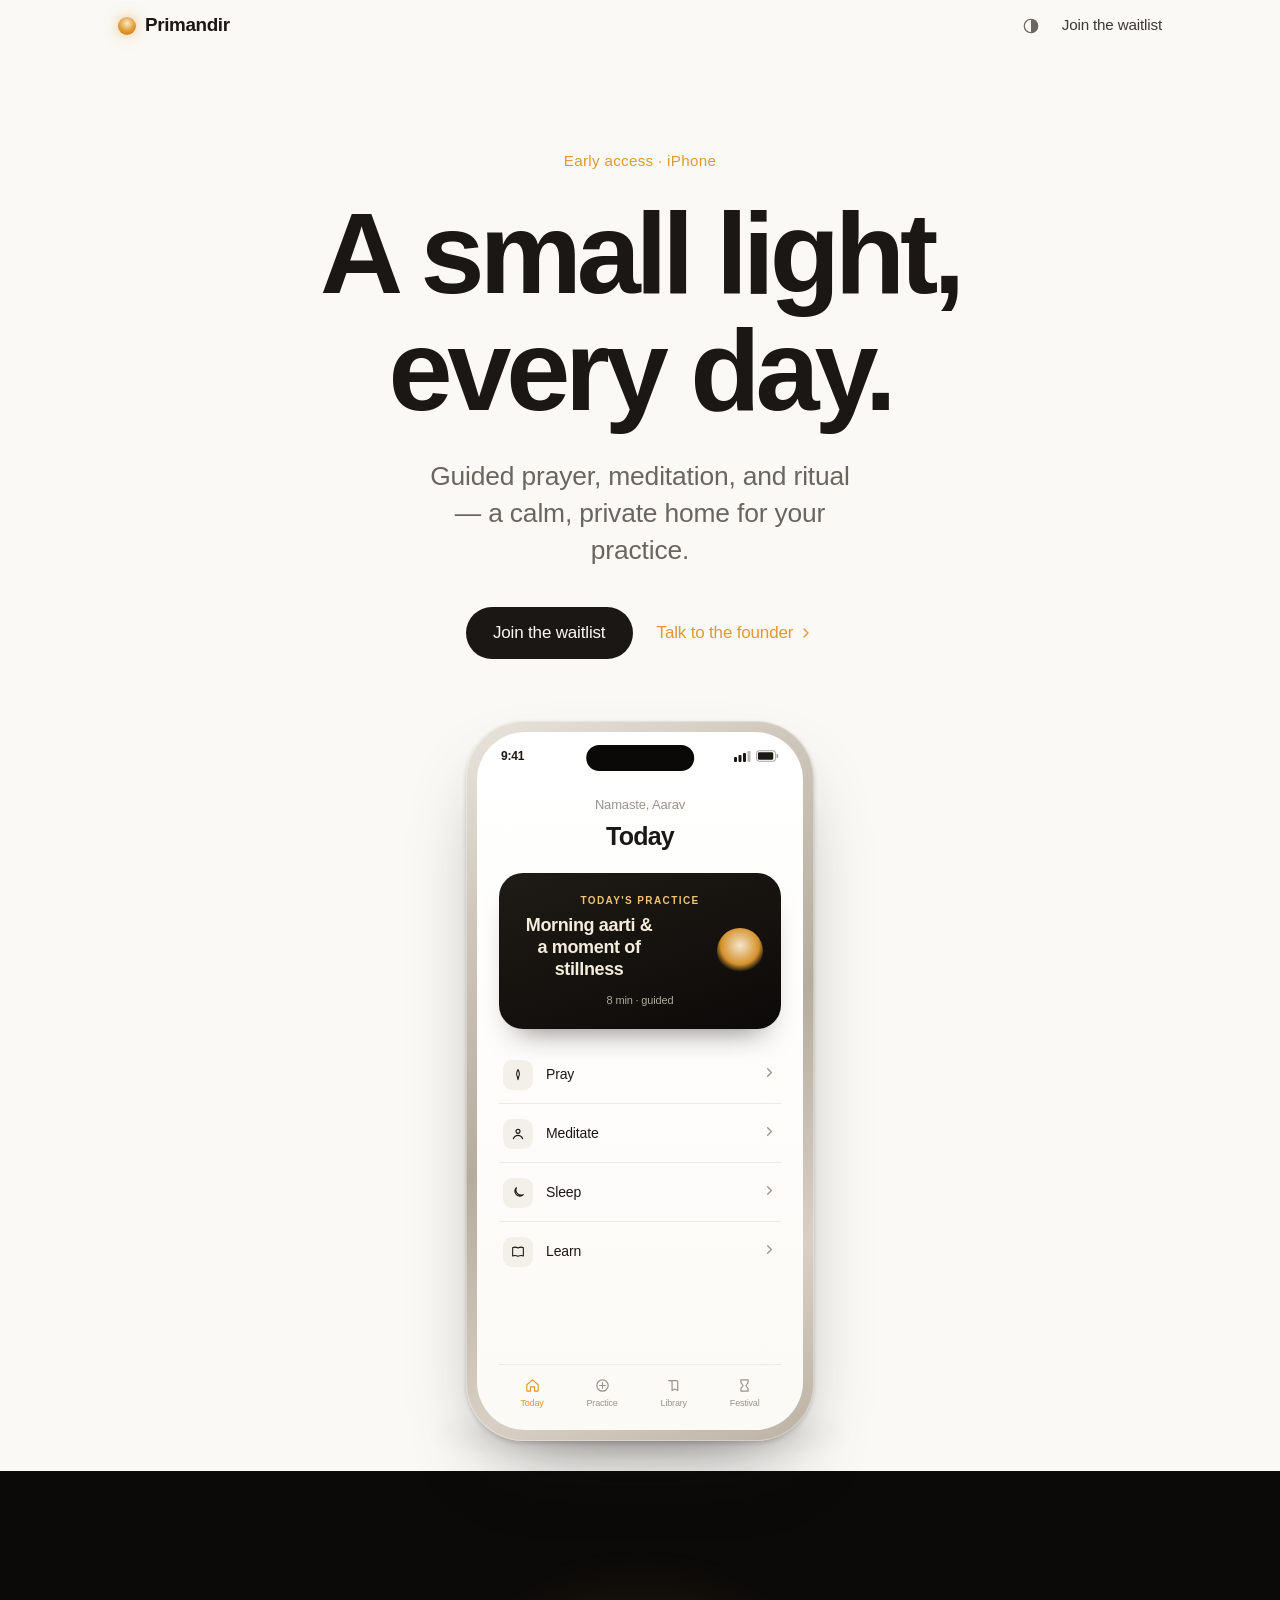
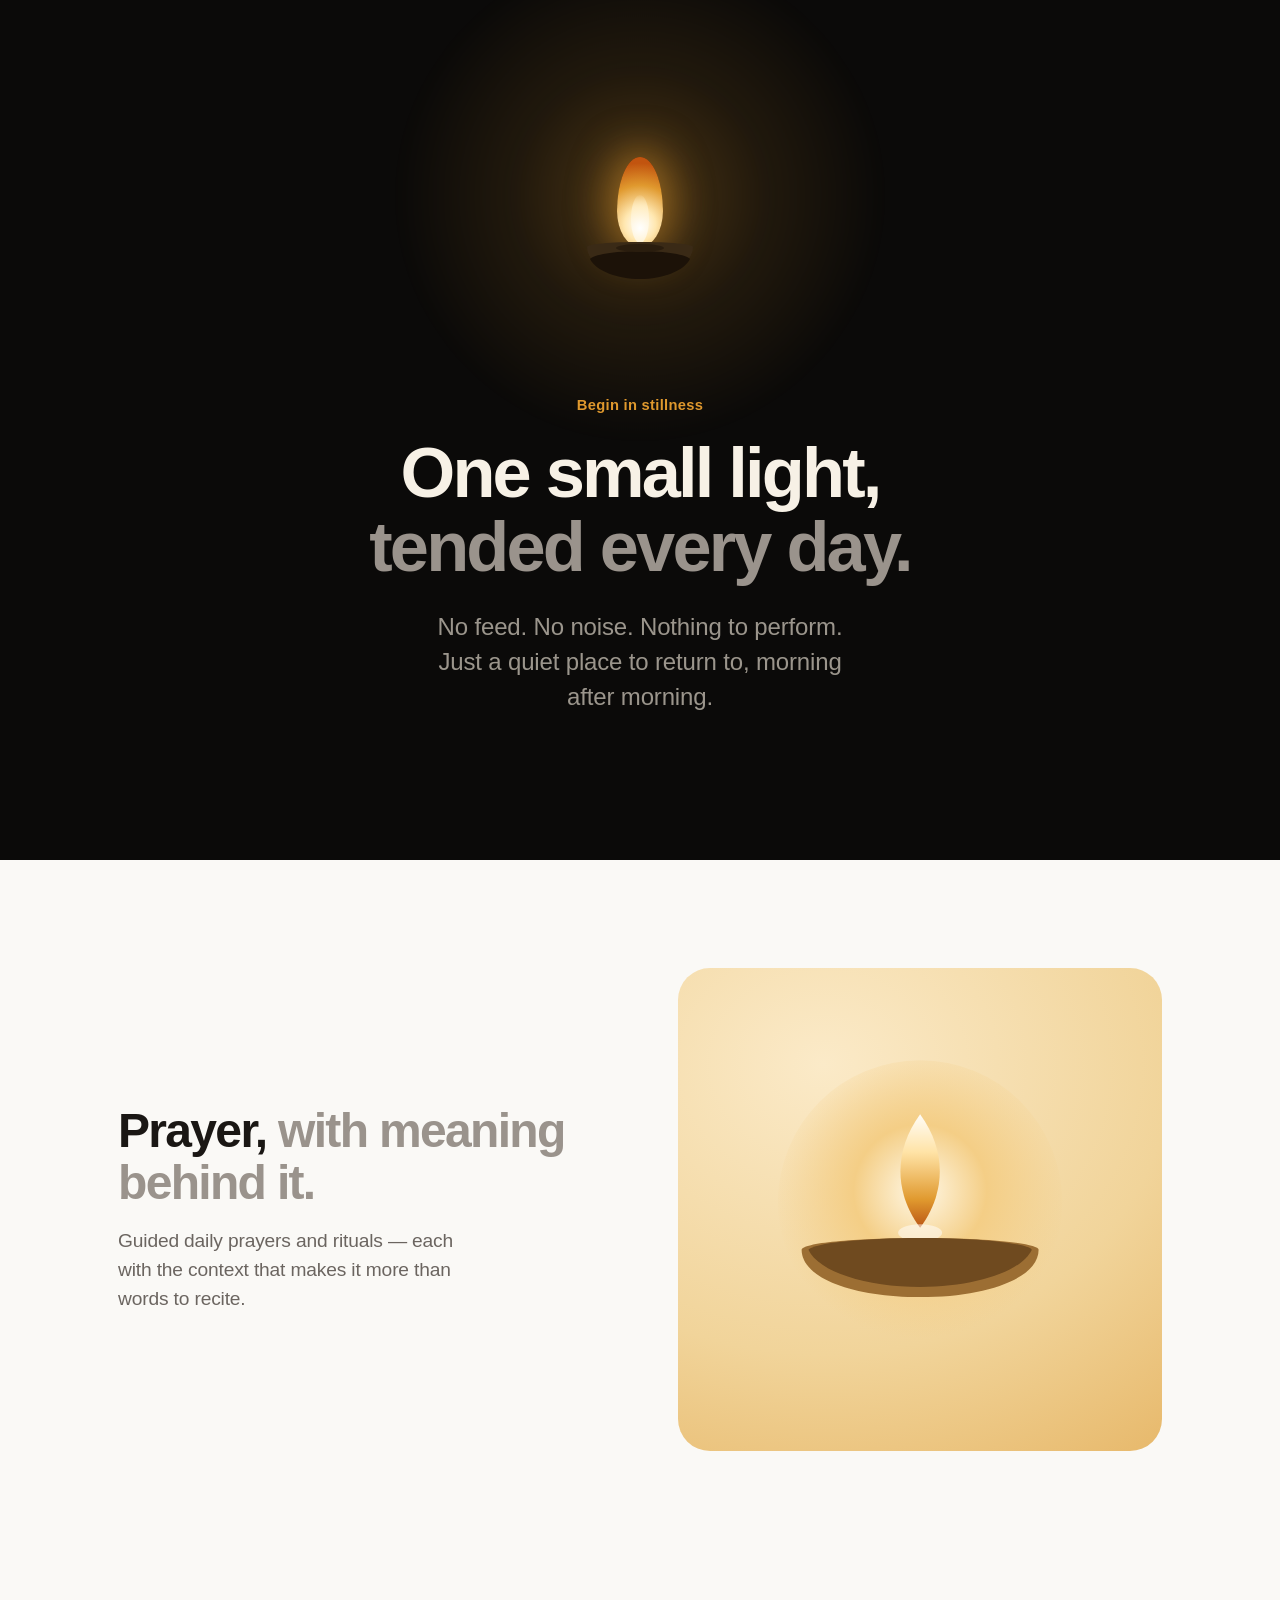
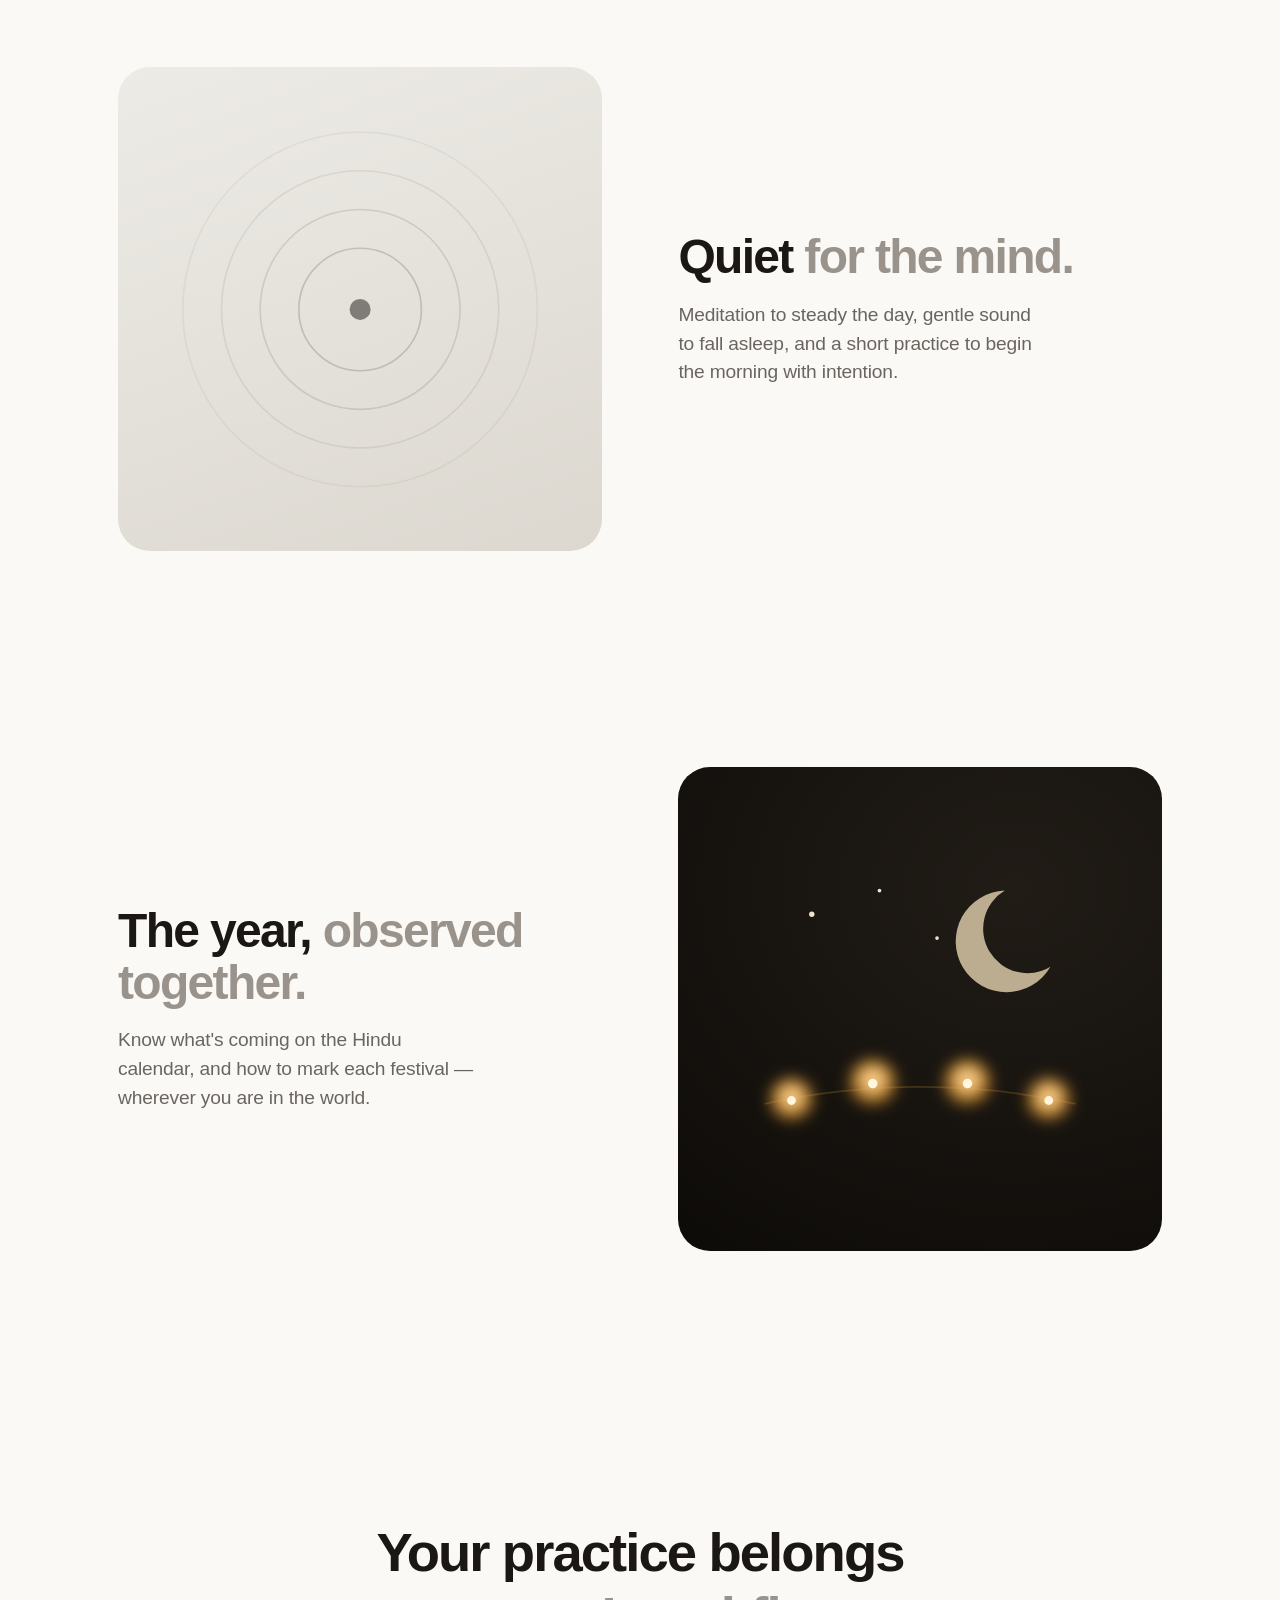
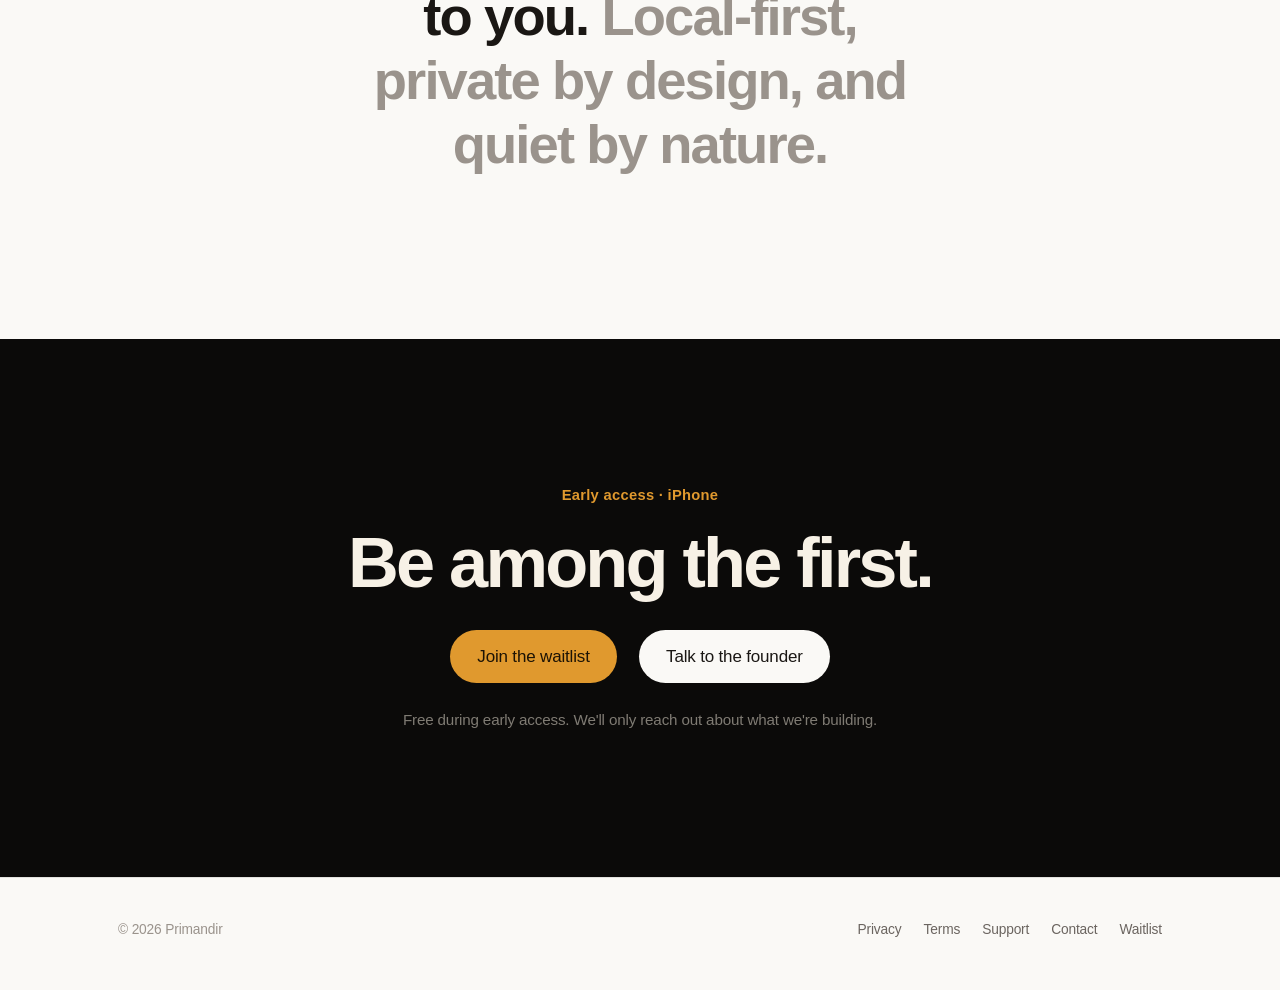
<file: index.html>
<!DOCTYPE html>
<html lang="en">
<head>
<meta charset="UTF-8" />
<meta name="viewport" content="width=device-width, initial-scale=1" />
<title>Primandir — A small light, every day</title>
<meta name="description" content="Primandir is a calm, private home for daily prayer, meditation, and ritual. On iPhone." />
<meta name="theme-color" content="#FAF9F6" />
<link rel="canonical" href="https://primandir.com/" />
<link rel="icon" href="/favicon.svg" type="image/svg+xml" />
<meta property="og:site_name" content="Primandir" />
<meta property="og:title" content="Primandir — A small light, every day" />
<meta property="og:description" content="A calm, private home for daily prayer, meditation, and ritual. On iPhone. Join the early-access waitlist." />
<meta property="og:type" content="website" />
<meta property="og:url" content="https://primandir.com/" />
<meta property="og:image" content="https://primandir.com/og-image.png" />
<meta property="og:image:width" content="1200" />
<meta property="og:image:height" content="630" />
<meta name="twitter:card" content="summary_large_image" />
<meta name="twitter:title" content="Primandir — A small light, every day" />
<meta name="twitter:description" content="A calm, private home for daily prayer, meditation, and ritual. On iPhone." />
<meta name="twitter:image" content="https://primandir.com/og-image.png" />
<link rel="stylesheet" href="/styles.css" />
<script src="/theme.js"></script>
</head>
<body>
<a class="skip" href="#main">Skip to content</a>

<nav id="nav">
  <div class="wrap nav-in">
    <a class="word" href="#top" aria-label="Primandir home"><span class="dot" aria-hidden="true"></span>Primandir</a>
    <a class="nav-cta" href="https://share-na2.hsforms.com/2gvDkJfGJRAiBXt5oMio0hQ42qy01" target="_blank" rel="noopener">Join the waitlist</a>
  </div>
</nav>

<main id="main"><span id="top"></span>

  <!-- HERO -->
  <section class="hero">
    <div class="wrap">
      <p class="eyebrow reveal">Early access · iPhone</p>
      <h1 class="reveal d1">A small light, every&nbsp;day.</h1>
      <p class="sub reveal d2">Guided prayer, meditation, and ritual — a calm, private home for your practice.</p>
      <div class="hero-cta reveal d3">
        <a class="pill" href="https://share-na2.hsforms.com/2gvDkJfGJRAiBXt5oMio0hQ42qy01" target="_blank" rel="noopener">Join the waitlist</a>
        <a class="link" href="https://meetings-na2.hubspot.com/priyansh-chordia" target="_blank" rel="noopener">Talk to the founder <svg viewBox="0 0 24 24" fill="none" aria-hidden="true"><path d="M9 6l6 6-6 6" stroke="currentColor" stroke-width="2" stroke-linecap="round" stroke-linejoin="round"/></svg></a>
      </div>
    </div>
    <div class="stage reveal d4">
      <div class="phone" role="img" aria-label="The Primandir app on iPhone showing a Today screen with a dark Today's practice card titled Morning aarti, and a list of practices: Pray, Meditate, Sleep and Learn.">
        <div class="scr">
          <div class="island" aria-hidden="true"></div>
          <div class="sbar"><span>9:41</span><span class="rt" aria-hidden="true">
            <svg width="17" height="11" viewBox="0 0 17 11" fill="none"><rect x="0" y="6" width="3" height="5" rx="1" fill="#1A1714"/><rect x="4.5" y="4" width="3" height="7" rx="1" fill="#1A1714"/><rect x="9" y="2" width="3" height="9" rx="1" fill="#1A1714"/><rect x="13.5" y="0" width="3" height="11" rx="1" fill="#1A1714" opacity=".3"/></svg>
            <svg width="23" height="12" viewBox="0 0 24 12" fill="none"><rect x=".5" y=".5" width="20" height="11" rx="3" stroke="#1A1714" opacity=".4"/><rect x="2" y="2" width="16" height="8" rx="1.5" fill="#1A1714"/><rect x="21.5" y="4" width="1.6" height="4" rx=".8" fill="#1A1714" opacity=".4"/></svg>
          </span></div>
          <div class="body">
            <p class="greet">Namaste, Aarav</p>
            <p class="today">Today</p>
            <div class="card">
              <div class="flame-mini" aria-hidden="true"></div>
              <p class="k">Today's practice</p>
              <p class="t">Morning aarti & a moment of stillness</p>
              <p class="m">8 min · guided</p>
            </div>
            <div class="rows">
              <div class="row"><span class="ic" aria-hidden="true"><svg width="16" height="16" viewBox="0 0 24 24" fill="none"><path d="M12 4c1.4 2 2.1 4 2.1 6.2 0 3-1.8 5.4-2.1 8.8M12 4c-1.4 2-2.1 4-2.1 6.2 0 3 1.8 5.4 2.1 8.8" stroke="currentColor" stroke-width="1.6" stroke-linecap="round"/></svg></span><span class="lab">Pray</span><span class="ar" aria-hidden="true"><svg width="15" height="15" viewBox="0 0 24 24" fill="none"><path d="M9 6l6 6-6 6" stroke="currentColor" stroke-width="2" stroke-linecap="round" stroke-linejoin="round"/></svg></span></div>
              <div class="row"><span class="ic" aria-hidden="true"><svg width="16" height="16" viewBox="0 0 24 24" fill="none"><circle cx="12" cy="8" r="3" stroke="currentColor" stroke-width="1.7"/><path d="M5 19c1.5-3.4 4-5 7-5s5.5 1.6 7 5" stroke="currentColor" stroke-width="1.7" stroke-linecap="round"/></svg></span><span class="lab">Meditate</span><span class="ar" aria-hidden="true"><svg width="15" height="15" viewBox="0 0 24 24" fill="none"><path d="M9 6l6 6-6 6" stroke="currentColor" stroke-width="2" stroke-linecap="round" stroke-linejoin="round"/></svg></span></div>
              <div class="row"><span class="ic" aria-hidden="true"><svg width="16" height="16" viewBox="0 0 24 24" fill="none"><path d="M20 14.5A8 8 0 0 1 9.5 4a7 7 0 1 0 10.5 10.5Z" stroke="currentColor" stroke-width="1.7" stroke-linejoin="round"/></svg></span><span class="lab">Sleep</span><span class="ar" aria-hidden="true"><svg width="15" height="15" viewBox="0 0 24 24" fill="none"><path d="M9 6l6 6-6 6" stroke="currentColor" stroke-width="2" stroke-linecap="round" stroke-linejoin="round"/></svg></span></div>
              <div class="row"><span class="ic" aria-hidden="true"><svg width="16" height="16" viewBox="0 0 24 24" fill="none"><path d="M4 5.5c2.2-1.1 5-1.1 8 .5 3-1.6 5.8-1.6 8-.5V18c-2.2-1.1-5-1.1-8 .5-3-1.6-5.8-1.6-8-.5z" stroke="currentColor" stroke-width="1.6" stroke-linejoin="round"/></svg></span><span class="lab">Learn</span><span class="ar" aria-hidden="true"><svg width="15" height="15" viewBox="0 0 24 24" fill="none"><path d="M9 6l6 6-6 6" stroke="currentColor" stroke-width="2" stroke-linecap="round" stroke-linejoin="round"/></svg></span></div>
            </div>
            <div class="tabs" aria-hidden="true">
              <span class="tb on"><svg width="17" height="17" viewBox="0 0 24 24" fill="none"><path d="M4 11l8-7 8 7v8a1 1 0 0 1-1 1h-4v-6H9v6H5a1 1 0 0 1-1-1z" stroke="currentColor" stroke-width="1.7" stroke-linejoin="round"/></svg>Today</span>
              <span class="tb"><svg width="17" height="17" viewBox="0 0 24 24" fill="none"><circle cx="12" cy="12" r="8" stroke="currentColor" stroke-width="1.7"/><path d="M12 8v8M8 12h8" stroke="currentColor" stroke-width="1.7" stroke-linecap="round"/></svg>Practice</span>
              <span class="tb"><svg width="17" height="17" viewBox="0 0 24 24" fill="none"><path d="M5 5h11a2 2 0 0 1 2 2v12l-4-2-4 2V7a2 2 0 0 0-2-2H5z" stroke="currentColor" stroke-width="1.7" stroke-linejoin="round"/></svg>Library</span>
              <span class="tb"><svg width="17" height="17" viewBox="0 0 24 24" fill="none"><path d="M7 4h10v4l-3 4 3 4v4H7v-4l3-4-3-4z" stroke="currentColor" stroke-width="1.7" stroke-linejoin="round"/></svg>Festival</span>
            </div>
          </div>
        </div>
      </div>
    </div>
  </section>

  <!-- DARK FLAME CHAPTER -->
  <section class="dark">
    <div class="chapter wrap">
      <div class="flame-stage reveal" aria-hidden="true">
        <div class="halo"></div>
        <div class="flame">
          <div class="fl"></div><div class="core"></div>
          <svg class="diya" viewBox="0 0 118 42" fill="none"><path d="M6 8c0 16 22 28 53 28s53-12 53-28c0-3-24-5-53-5S6 5 6 8Z" fill="#3a2a16"/><path d="M59 12c-26 0-47 4-50 8 6 12 27 20 50 20s44-8 50-20c-3-4-24-8-50-8Z" fill="#1c1208"/><ellipse cx="59" cy="9" rx="24" ry="4" fill="#2a1d0e"/></svg>
        </div>
      </div>
      <p class="kick reveal">Begin in stillness</p>
      <h2 class="reveal d1">One small light,<br><span class="soft">tended every day.</span></h2>
      <p class="say reveal d2">No feed. No noise. Nothing to perform. Just a quiet place to return to, morning after morning.</p>
    </div>
  </section>

  <!-- FEATURE: PRAYER -->
  <section class="wrap">
    <div class="feature">
      <div class="ftxt reveal">
        <h3>Prayer, <span class="soft">with meaning behind it.</span></h3>
        <p>Guided daily prayers and rituals — each with the context that makes it more than words to recite.</p>
      </div>
      <div class="fvis warm reveal d1" role="img" aria-label="A warm light, evoking a lit diya">
        <svg class="scene" viewBox="0 0 240 188" fill="none">
          <defs>
            <radialGradient id="wglow" cx="50%" cy="46%" r="52%"><stop offset="0" stop-color="#FFF8E6"/><stop offset=".45" stop-color="#F4CE86"/><stop offset="1" stop-color="#F4CE86" stop-opacity="0"/></radialGradient>
            <linearGradient id="wflame" x1="120" y1="36" x2="120" y2="106" gradientUnits="userSpaceOnUse"><stop stop-color="#fff"/><stop offset=".35" stop-color="#FFE3A6"/><stop offset=".75" stop-color="#E0992E"/><stop offset="1" stop-color="#B85214"/></linearGradient>
          </defs>
          <circle cx="120" cy="90" r="84" fill="url(#wglow)"/>
          <path d="M120 38c16 22 15 47 0 67-15-20-16-45 0-67Z" fill="url(#wflame)"/>
          <ellipse cx="120" cy="108" rx="13" ry="5" fill="#fff" opacity=".5"/>
          <path d="M50 118c0 17 31 28 70 28s70-11 70-28c0-4-31-7-70-7s-70 3-70 7Z" fill="#9C6E33"/>
          <path d="M120 111c-34 0-63 3-66 7 6 13 34 22 66 22s60-9 66-22c-3-4-32-7-66-7Z" fill="#6F4A1F"/>
        </svg>
      </div>
    </div>
  </section>

  <!-- FEATURE: CALM -->
  <section class="wrap">
    <div class="feature flip">
      <div class="ftxt reveal">
        <h3>Quiet <span class="soft">for the mind.</span></h3>
        <p>Meditation to steady the day, gentle sound to fall asleep, and a short practice to begin the morning with intention.</p>
      </div>
      <div class="fvis cool reveal d1" role="img" aria-label="Calm concentric stillness">
        <svg class="scene" viewBox="0 0 240 240" fill="none">
          <circle cx="120" cy="120" r="110" stroke="currentColor" stroke-opacity=".05" stroke-width="1"/>
          <circle cx="120" cy="120" r="86" stroke="currentColor" stroke-opacity=".08" stroke-width="1"/>
          <circle cx="120" cy="120" r="62" stroke="currentColor" stroke-opacity=".12" stroke-width="1"/>
          <circle cx="120" cy="120" r="38" stroke="currentColor" stroke-opacity=".18" stroke-width="1"/>
          <circle cx="120" cy="120" r="6.5" fill="currentColor" fill-opacity=".5"/>
        </svg>
      </div>
    </div>
  </section>

  <!-- FEATURE: FESTIVALS -->
  <section class="wrap">
    <div class="feature">
      <div class="ftxt reveal">
        <h3>The year, <span class="soft">observed together.</span></h3>
        <p>Know what's coming on the Hindu calendar, and how to mark each festival — wherever you are in the world.</p>
      </div>
      <div class="fvis night reveal d1" role="img" aria-label="A festive night sky">
        <svg class="scene" viewBox="0 0 240 188" fill="none">
          <defs>
            <filter id="lglow" x="-120%" y="-120%" width="340%" height="340%"><feGaussianBlur stdDeviation="4.5"/></filter>
            <radialGradient id="lamp" cx="50%" cy="42%" r="60%"><stop stop-color="#FFEFC8"/><stop offset=".55" stop-color="#E0992E"/><stop offset="1" stop-color="#E0992E" stop-opacity="0"/></radialGradient>
          </defs>
          <path d="M170 24a30 30 0 1 0 27 45 24 24 0 1 1-27-45Z" fill="#D9C7A6" opacity=".85"/>
          <circle cx="56" cy="38" r="1.6" fill="#EDE3CC"/><circle cx="96" cy="24" r="1.1" fill="#EDE3CC"/><circle cx="130" cy="52" r="1.1" fill="#EDE3CC"/>
          <path d="M28 150Q120 130 212 150" stroke="#E0992E" stroke-opacity=".22" stroke-width="1" fill="none"/>
          <g>
            <circle cx="44" cy="148" r="13" fill="url(#lamp)" filter="url(#lglow)"/><circle cx="44" cy="148" r="2.6" fill="#FFF6DE"/>
            <circle cx="92" cy="138" r="14" fill="url(#lamp)" filter="url(#lglow)"/><circle cx="92" cy="138" r="2.8" fill="#FFF6DE"/>
            <circle cx="148" cy="138" r="14" fill="url(#lamp)" filter="url(#lglow)"/><circle cx="148" cy="138" r="2.8" fill="#FFF6DE"/>
            <circle cx="196" cy="148" r="13" fill="url(#lamp)" filter="url(#lglow)"/><circle cx="196" cy="148" r="2.6" fill="#FFF6DE"/>
          </g>
        </svg>
      </div>
    </div>
  </section>

  <!-- BELIEF -->
  <section class="belief wrap">
    <p class="reveal">Your practice belongs to you. <span class="soft">Local-first, private by design, and quiet by nature.</span></p>
  </section>

  <!-- CLOSING -->
  <section class="close dark">
    <div class="wrap">
      <p class="kick reveal">Early access · iPhone</p>
      <h2 class="reveal d1">Be among the first.</h2>
      <div class="row2 reveal d2">
        <a class="pill amber" href="https://share-na2.hsforms.com/2gvDkJfGJRAiBXt5oMio0hQ42qy01" target="_blank" rel="noopener">Join the waitlist</a>
        <a class="pill invert" href="https://meetings-na2.hubspot.com/priyansh-chordia" target="_blank" rel="noopener">Talk to the founder</a>
      </div>
      <p class="fineprint reveal d3" style="color:rgba(244,236,221,.5)">Free during early access. We'll only reach out about what we're building.</p>
    </div>
  </section>

</main>

<footer>
  <div class="wrap foot-in">
    <span>© 2026 Primandir</span>
    <nav class="foot-nav" aria-label="Footer">
      <a href="/privacy">Privacy</a>
      <a href="/terms">Terms</a>
      <a href="/support">Support</a>
      <a href="/contact">Contact</a>
      <a href="https://share-na2.hsforms.com/2gvDkJfGJRAiBXt5oMio0hQ42qy01" target="_blank" rel="noopener">Waitlist</a>
    </nav>
  </div>
</footer>

<script>
  (function(){
    var nav=document.getElementById('nav');
    var onScroll=function(){ nav.classList.toggle('scrolled', window.scrollY>10); };
    onScroll(); window.addEventListener('scroll',onScroll,{passive:true});
    var els=document.querySelectorAll('.reveal');
    if(!('IntersectionObserver' in window)||matchMedia('(prefers-reduced-motion: reduce)').matches){
      els.forEach(function(e){e.classList.add('in')});return;
    }
    var io=new IntersectionObserver(function(es){
      es.forEach(function(en){ if(en.isIntersecting){ en.target.classList.add('in'); io.unobserve(en.target);} });
    },{threshold:.16,rootMargin:'0px 0px -8% 0px'});
    els.forEach(function(e){io.observe(e)});
  })();
</script>
</body>
</html>
</file>
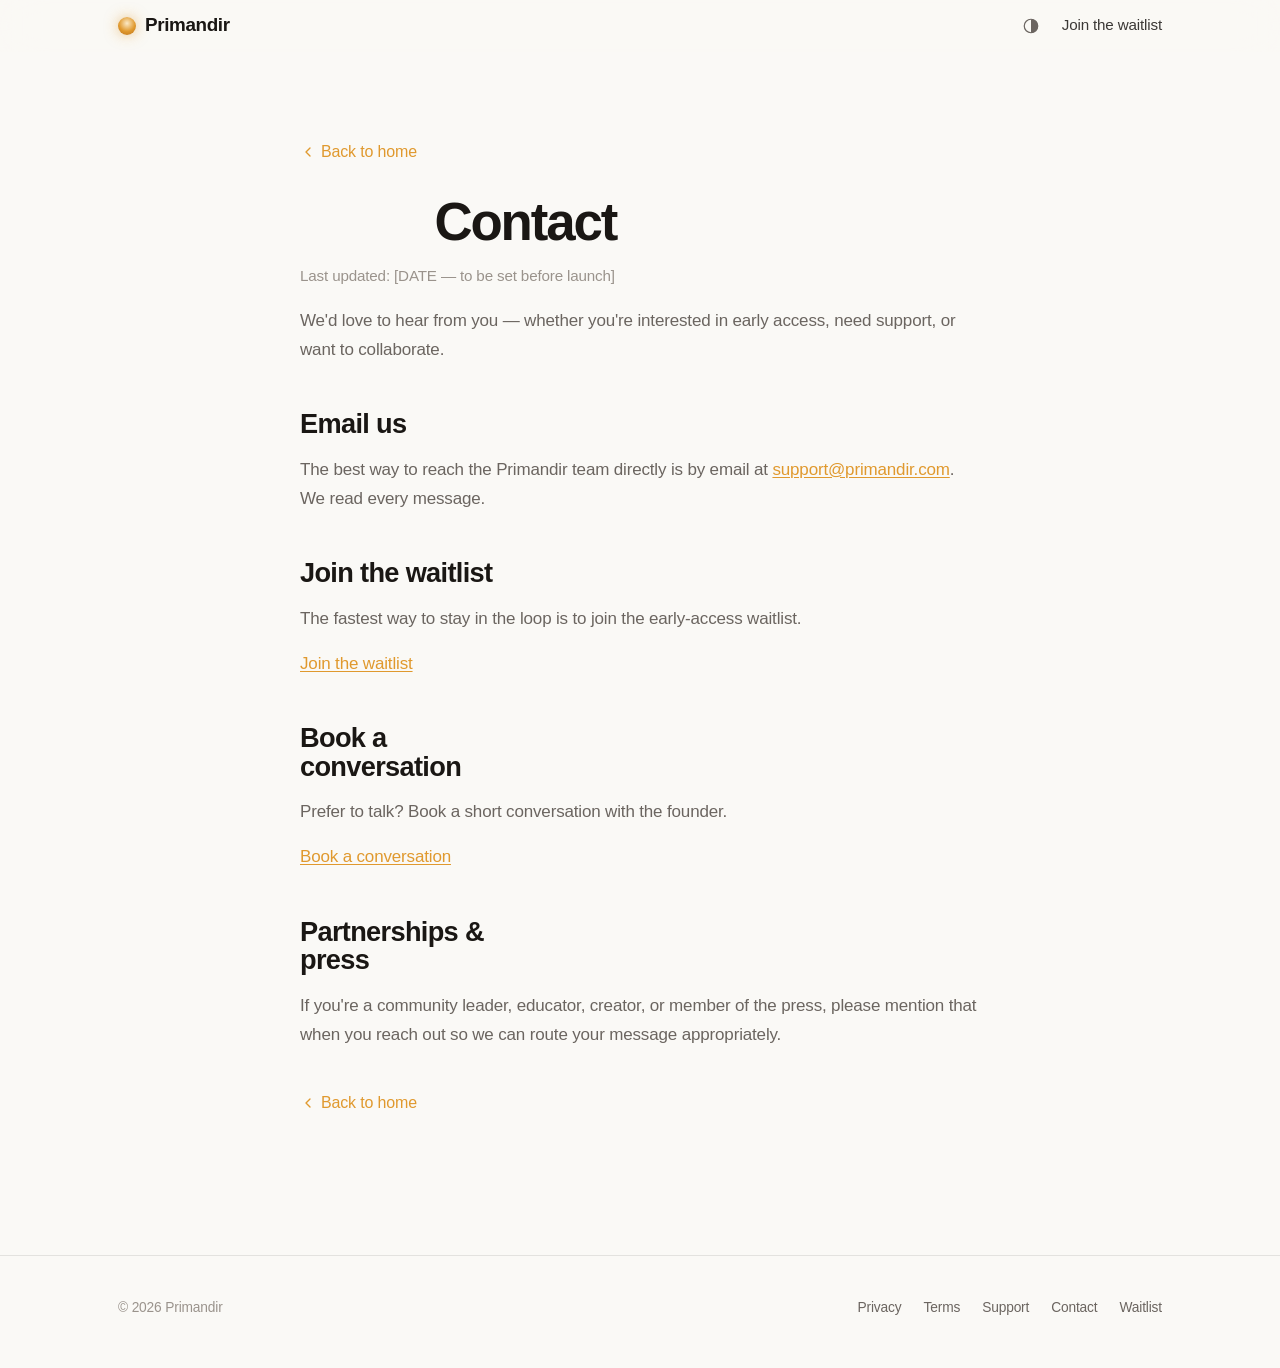
<file: contact.html>
<!DOCTYPE html>
<html lang="en">
<head>
<meta charset="UTF-8" />
<meta name="viewport" content="width=device-width, initial-scale=1" />
<title>Contact | Primandir</title>
<meta name="description" content="Get in touch with the Primandir team." />
<meta name="theme-color" content="#FAF9F6" />
<link rel="canonical" href="https://primandir.com/contact" />
<link rel="icon" href="/favicon.svg" type="image/svg+xml" />
<meta property="og:title" content="Contact | Primandir" />
<meta property="og:description" content="Get in touch with the Primandir team." />
<meta property="og:type" content="website" />
<meta property="og:url" content="https://primandir.com/contact" />
<meta property="og:image" content="https://primandir.com/og-image.png" />
<link rel="stylesheet" href="/styles.css" />
<script src="/theme.js"></script>
</head>
<body>
<a class="skip" href="#main">Skip to content</a>
<nav id="nav">
  <div class="wrap nav-in">
    <a class="word" href="/" aria-label="Primandir home"><span class="dot" aria-hidden="true"></span>Primandir</a>
    <a class="nav-cta" href="https://share-na2.hsforms.com/2gvDkJfGJRAiBXt5oMio0hQ42qy01" target="_blank" rel="noopener">Join the waitlist</a>
  </div>
</nav>

<main id="main" class="doc-main">
  <div class="wrap">
    <article class="doc">
      <a class="back" href="/"><svg viewBox="0 0 24 24" fill="none" aria-hidden="true"><path d="M15 6l-6 6 6 6" stroke="currentColor" stroke-width="2" stroke-linecap="round" stroke-linejoin="round"/></svg> Back to home</a>
      <h1>Contact</h1>
      <p class="updated">Last updated: [DATE — to be set before launch]</p>

      <p>We'd love to hear from you — whether you're interested in early access, need support, or want to collaborate.</p>

      <h2>Email us</h2>
      <p>The best way to reach the Primandir team directly is by email at <a href="mailto:support@primandir.com">support@primandir.com</a>. We read every message.</p>

      <h2>Join the waitlist</h2>
      <p>The fastest way to stay in the loop is to join the early-access waitlist.</p>
      <p><a href="https://share-na2.hsforms.com/2gvDkJfGJRAiBXt5oMio0hQ42qy01" target="_blank" rel="noopener">Join the waitlist</a></p>

      <h2>Book a conversation</h2>
      <p>Prefer to talk? Book a short conversation with the founder.</p>
      <p><a href="https://meetings-na2.hubspot.com/priyansh-chordia" target="_blank" rel="noopener">Book a conversation</a></p>

      <h2>Partnerships &amp; press</h2>
      <p>If you're a community leader, educator, creator, or member of the press, please mention that when you reach out so we can route your message appropriately.</p>

      <p style="margin-top:40px"><a class="back" href="/"><svg viewBox="0 0 24 24" fill="none" aria-hidden="true"><path d="M15 6l-6 6 6 6" stroke="currentColor" stroke-width="2" stroke-linecap="round" stroke-linejoin="round"/></svg> Back to home</a></p>
    </article>
  </div>
</main>

<footer>
  <div class="wrap foot-in">
    <span>© 2026 Primandir</span>
    <nav class="foot-nav" aria-label="Footer">
      <a href="/privacy">Privacy</a>
      <a href="/terms">Terms</a>
      <a href="/support">Support</a>
      <a href="/contact">Contact</a>
      <a href="https://share-na2.hsforms.com/2gvDkJfGJRAiBXt5oMio0hQ42qy01" target="_blank" rel="noopener">Waitlist</a>
    </nav>
  </div>
</footer>
</body></html>
</file>
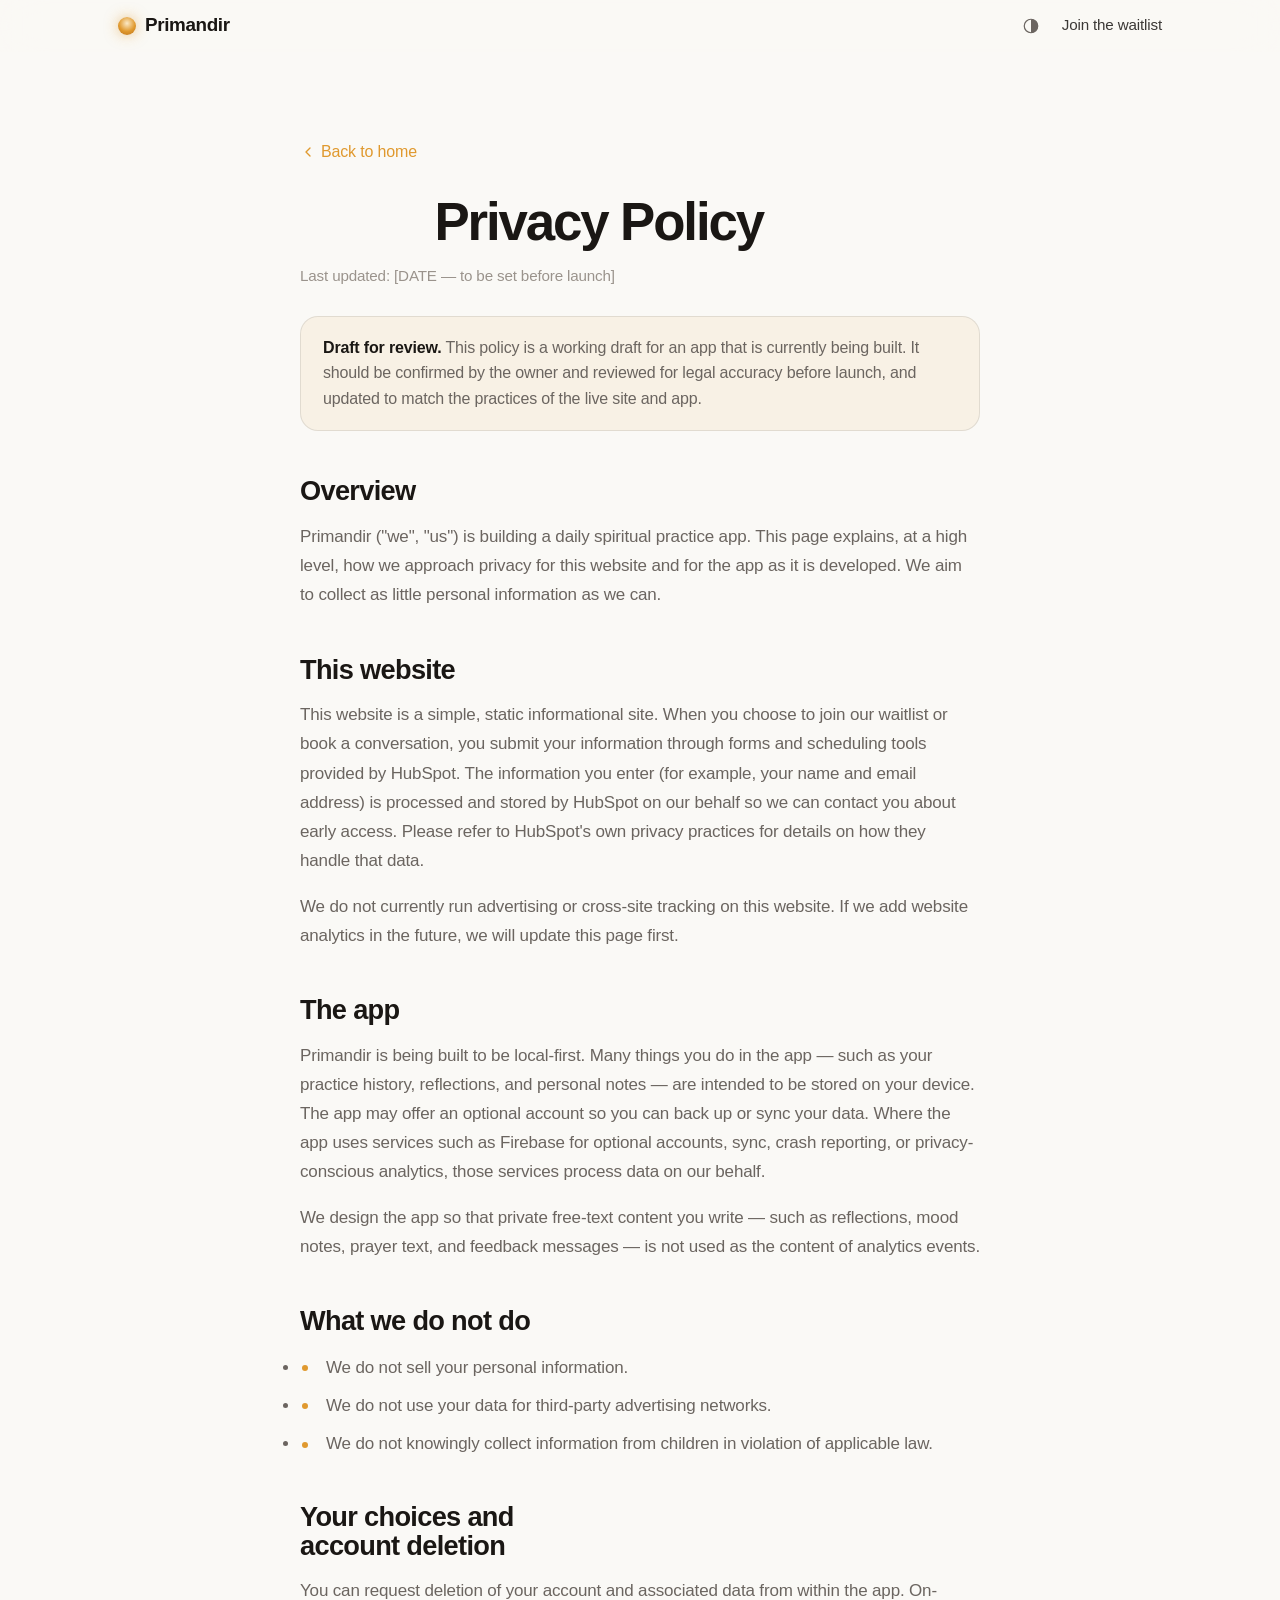
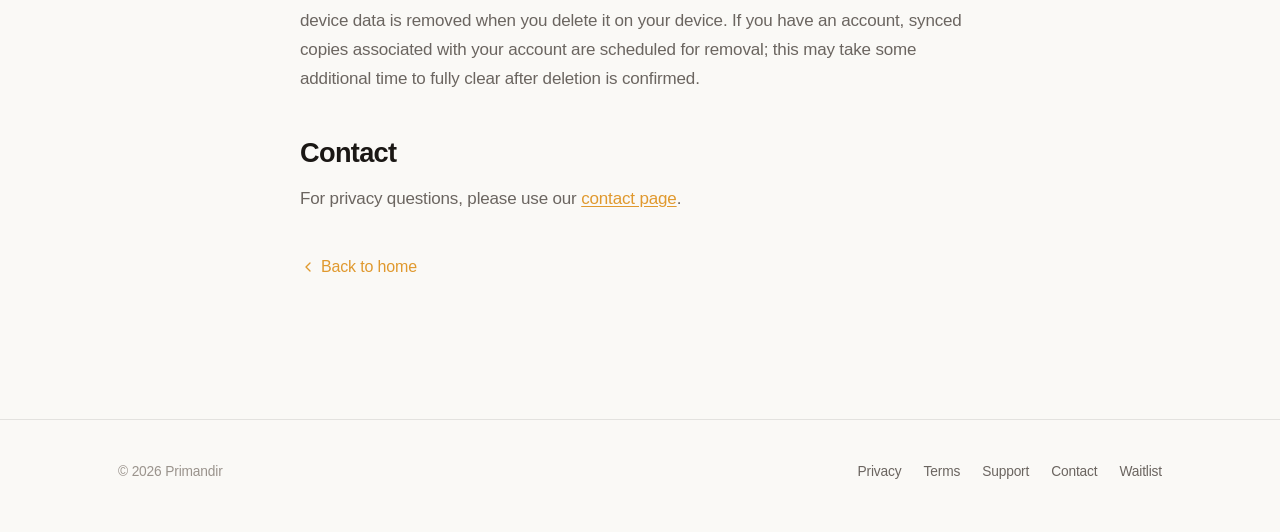
<file: privacy.html>
<!DOCTYPE html>
<html lang="en">
<head>
<meta charset="UTF-8" />
<meta name="viewport" content="width=device-width, initial-scale=1" />
<title>Privacy Policy | Primandir</title>
<meta name="description" content="How Primandir handles your data — local-first and private by design." />
<meta name="theme-color" content="#FAF9F6" />
<link rel="canonical" href="https://primandir.com/privacy" />
<link rel="icon" href="/favicon.svg" type="image/svg+xml" />
<meta property="og:title" content="Privacy Policy | Primandir" />
<meta property="og:description" content="How Primandir handles your data — local-first and private by design." />
<meta property="og:type" content="website" />
<meta property="og:url" content="https://primandir.com/privacy" />
<meta property="og:image" content="https://primandir.com/og-image.png" />
<link rel="stylesheet" href="/styles.css" />
<script src="/theme.js"></script>
</head>
<body>
<a class="skip" href="#main">Skip to content</a>
<nav id="nav">
  <div class="wrap nav-in">
    <a class="word" href="/" aria-label="Primandir home"><span class="dot" aria-hidden="true"></span>Primandir</a>
    <a class="nav-cta" href="https://share-na2.hsforms.com/2gvDkJfGJRAiBXt5oMio0hQ42qy01" target="_blank" rel="noopener">Join the waitlist</a>
  </div>
</nav>

<main id="main" class="doc-main">
  <div class="wrap">
    <article class="doc">
      <a class="back" href="/"><svg viewBox="0 0 24 24" fill="none" aria-hidden="true"><path d="M15 6l-6 6 6 6" stroke="currentColor" stroke-width="2" stroke-linecap="round" stroke-linejoin="round"/></svg> Back to home</a>
      <h1>Privacy Policy</h1>
      <p class="updated">Last updated: [DATE — to be set before launch]</p>

      <!-- LEGAL REVIEW NEEDED: This is a conservative draft. Have it reviewed by the owner / legal counsel before public launch. Only state practices that are actually true for the live site and app. -->
      <p class="note"><strong>Draft for review.</strong> This policy is a working draft for an app that is currently being built. It should be confirmed by the owner and reviewed for legal accuracy before launch, and updated to match the practices of the live site and app.</p>

      <h2>Overview</h2>
      <p>Primandir ("we", "us") is building a daily spiritual practice app. This page explains, at a high level, how we approach privacy for this website and for the app as it is developed. We aim to collect as little personal information as we can.</p>

      <h2>This website</h2>
      <p>This website is a simple, static informational site. When you choose to join our waitlist or book a conversation, you submit your information through forms and scheduling tools provided by HubSpot. The information you enter (for example, your name and email address) is processed and stored by HubSpot on our behalf so we can contact you about early access. Please refer to HubSpot's own privacy practices for details on how they handle that data.</p>
      <p>We do not currently run advertising or cross-site tracking on this website. If we add website analytics in the future, we will update this page first.</p>

      <h2>The app</h2>
      <p>Primandir is being built to be local-first. Many things you do in the app — such as your practice history, reflections, and personal notes — are intended to be stored on your device. The app may offer an optional account so you can back up or sync your data. Where the app uses services such as Firebase for optional accounts, sync, crash reporting, or privacy-conscious analytics, those services process data on our behalf.</p>
      <p>We design the app so that private free-text content you write — such as reflections, mood notes, prayer text, and feedback messages — is not used as the content of analytics events.</p>

      <h2>What we do not do</h2>
      <ul>
        <li>We do not sell your personal information.</li>
        <li>We do not use your data for third-party advertising networks.</li>
        <li>We do not knowingly collect information from children in violation of applicable law.</li>
      </ul>

      <h2>Your choices and account deletion</h2>
      <p>You can request deletion of your account and associated data from within the app. On-device data is removed when you delete it on your device. If you have an account, synced copies associated with your account are scheduled for removal; this may take some additional time to fully clear after deletion is confirmed.</p>

      <h2>Contact</h2>
      <p>For privacy questions, please use our <a href="/contact">contact page</a>.</p>

      <p style="margin-top:40px"><a class="back" href="/"><svg viewBox="0 0 24 24" fill="none" aria-hidden="true"><path d="M15 6l-6 6 6 6" stroke="currentColor" stroke-width="2" stroke-linecap="round" stroke-linejoin="round"/></svg> Back to home</a></p>
    </article>
  </div>
</main>

<footer>
  <div class="wrap foot-in">
    <span>© 2026 Primandir</span>
    <nav class="foot-nav" aria-label="Footer">
      <a href="/privacy">Privacy</a>
      <a href="/terms">Terms</a>
      <a href="/support">Support</a>
      <a href="/contact">Contact</a>
      <a href="https://share-na2.hsforms.com/2gvDkJfGJRAiBXt5oMio0hQ42qy01" target="_blank" rel="noopener">Waitlist</a>
    </nav>
  </div>
</footer>
</body></html>
</file>
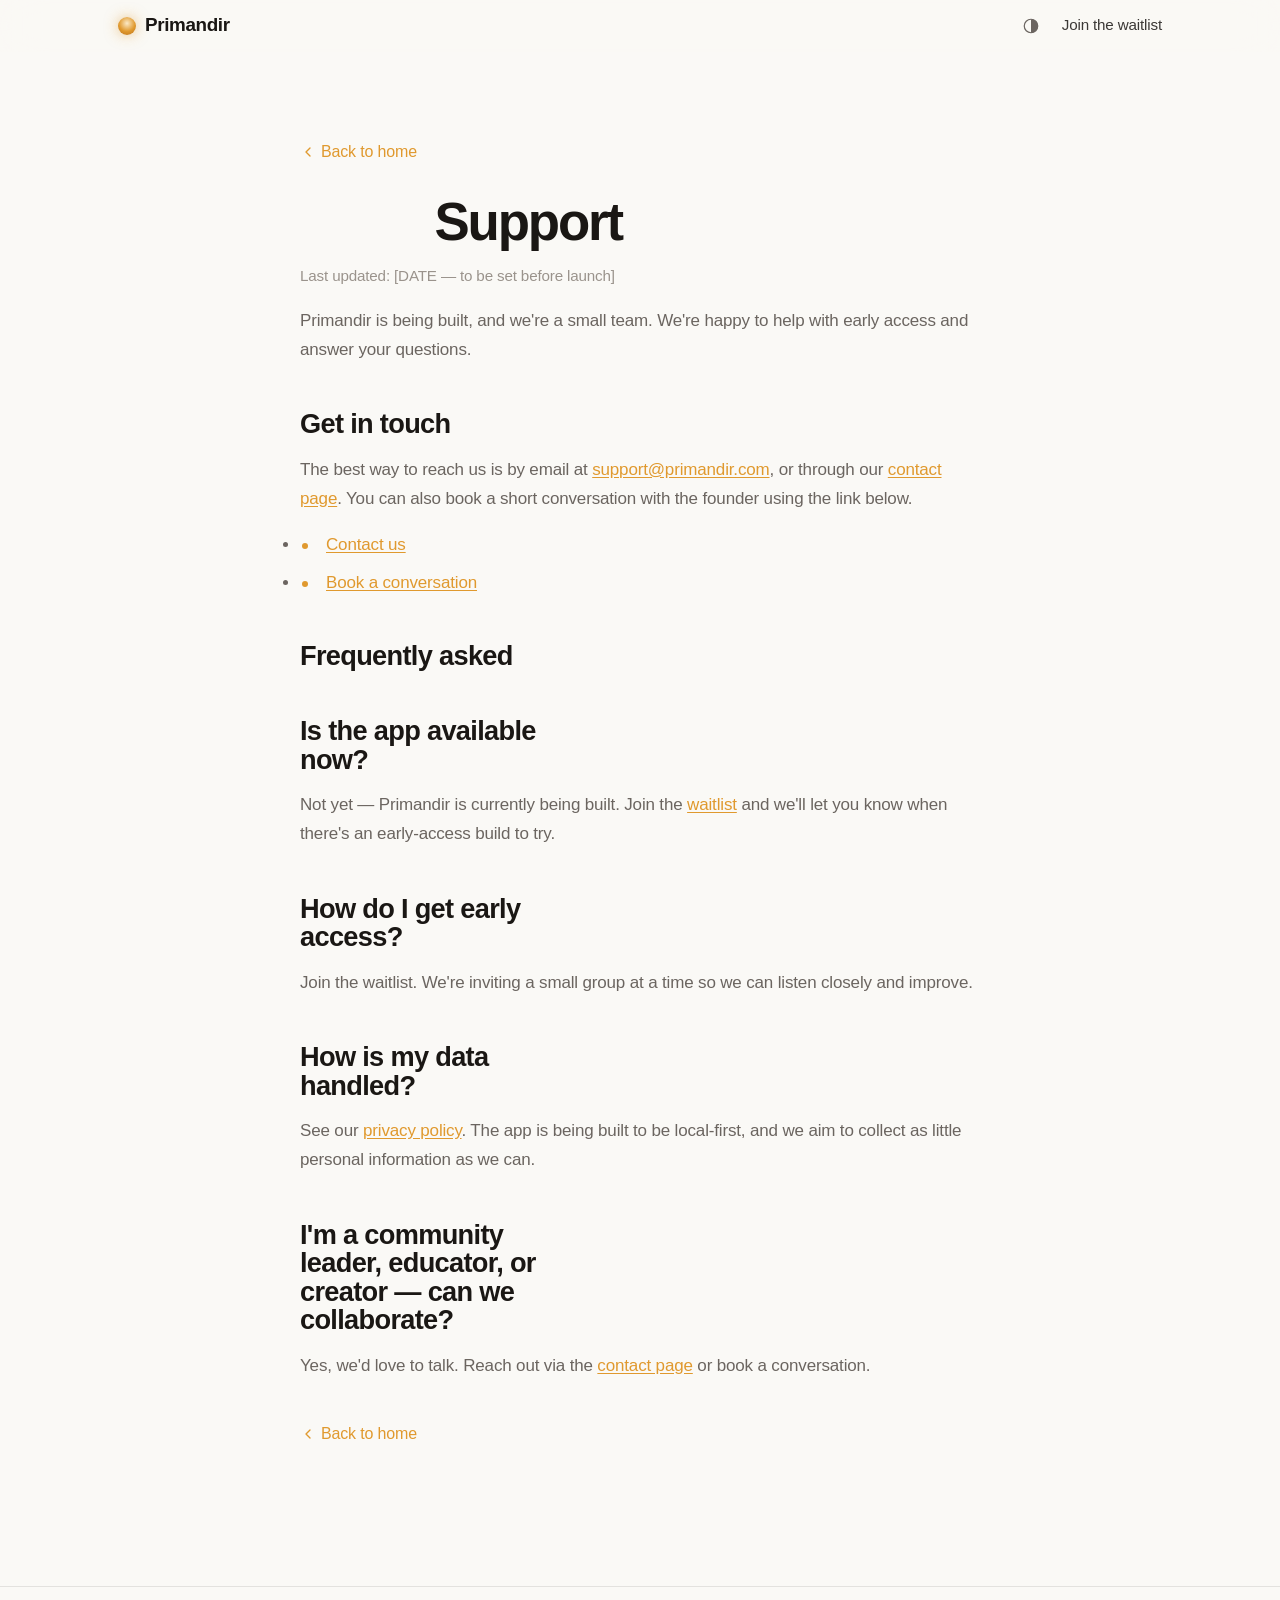
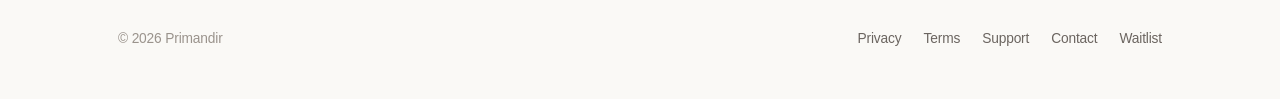
<file: support.html>
<!DOCTYPE html>
<html lang="en">
<head>
<meta charset="UTF-8" />
<meta name="viewport" content="width=device-width, initial-scale=1" />
<title>Support | Primandir</title>
<meta name="description" content="Get help with Primandir — early-access support and common questions." />
<meta name="theme-color" content="#FAF9F6" />
<link rel="canonical" href="https://primandir.com/support" />
<link rel="icon" href="/favicon.svg" type="image/svg+xml" />
<meta property="og:title" content="Support | Primandir" />
<meta property="og:description" content="Get help with Primandir — early-access support and common questions." />
<meta property="og:type" content="website" />
<meta property="og:url" content="https://primandir.com/support" />
<meta property="og:image" content="https://primandir.com/og-image.png" />
<link rel="stylesheet" href="/styles.css" />
<script src="/theme.js"></script>
</head>
<body>
<a class="skip" href="#main">Skip to content</a>
<nav id="nav">
  <div class="wrap nav-in">
    <a class="word" href="/" aria-label="Primandir home"><span class="dot" aria-hidden="true"></span>Primandir</a>
    <a class="nav-cta" href="https://share-na2.hsforms.com/2gvDkJfGJRAiBXt5oMio0hQ42qy01" target="_blank" rel="noopener">Join the waitlist</a>
  </div>
</nav>

<main id="main" class="doc-main">
  <div class="wrap">
    <article class="doc">
      <a class="back" href="/"><svg viewBox="0 0 24 24" fill="none" aria-hidden="true"><path d="M15 6l-6 6 6 6" stroke="currentColor" stroke-width="2" stroke-linecap="round" stroke-linejoin="round"/></svg> Back to home</a>
      <h1>Support</h1>
      <p class="updated">Last updated: [DATE — to be set before launch]</p>

      <p>Primandir is being built, and we're a small team. We're happy to help with early access and answer your questions.</p>

      <h2>Get in touch</h2>
      <p>The best way to reach us is by email at <a href="mailto:support@primandir.com">support@primandir.com</a>, or through our <a href="/contact">contact page</a>. You can also book a short conversation with the founder using the link below.</p>
      <ul>
        <li><a href="/contact">Contact us</a></li>
        <li><a href="https://meetings-na2.hubspot.com/priyansh-chordia" target="_blank" rel="noopener">Book a conversation</a></li>
      </ul>

      <h2>Frequently asked</h2>

      <h2>Is the app available now?</h2>
      <p>Not yet — Primandir is currently being built. Join the <a href="https://share-na2.hsforms.com/2gvDkJfGJRAiBXt5oMio0hQ42qy01" target="_blank" rel="noopener">waitlist</a> and we'll let you know when there's an early-access build to try.</p>

      <h2>How do I get early access?</h2>
      <p>Join the waitlist. We're inviting a small group at a time so we can listen closely and improve.</p>

      <h2>How is my data handled?</h2>
      <p>See our <a href="/privacy">privacy policy</a>. The app is being built to be local-first, and we aim to collect as little personal information as we can.</p>

      <h2>I'm a community leader, educator, or creator — can we collaborate?</h2>
      <p>Yes, we'd love to talk. Reach out via the <a href="/contact">contact page</a> or book a conversation.</p>

      <p style="margin-top:40px"><a class="back" href="/"><svg viewBox="0 0 24 24" fill="none" aria-hidden="true"><path d="M15 6l-6 6 6 6" stroke="currentColor" stroke-width="2" stroke-linecap="round" stroke-linejoin="round"/></svg> Back to home</a></p>
    </article>
  </div>
</main>

<footer>
  <div class="wrap foot-in">
    <span>© 2026 Primandir</span>
    <nav class="foot-nav" aria-label="Footer">
      <a href="/privacy">Privacy</a>
      <a href="/terms">Terms</a>
      <a href="/support">Support</a>
      <a href="/contact">Contact</a>
      <a href="https://share-na2.hsforms.com/2gvDkJfGJRAiBXt5oMio0hQ42qy01" target="_blank" rel="noopener">Waitlist</a>
    </nav>
  </div>
</footer>
</body></html>
</file>
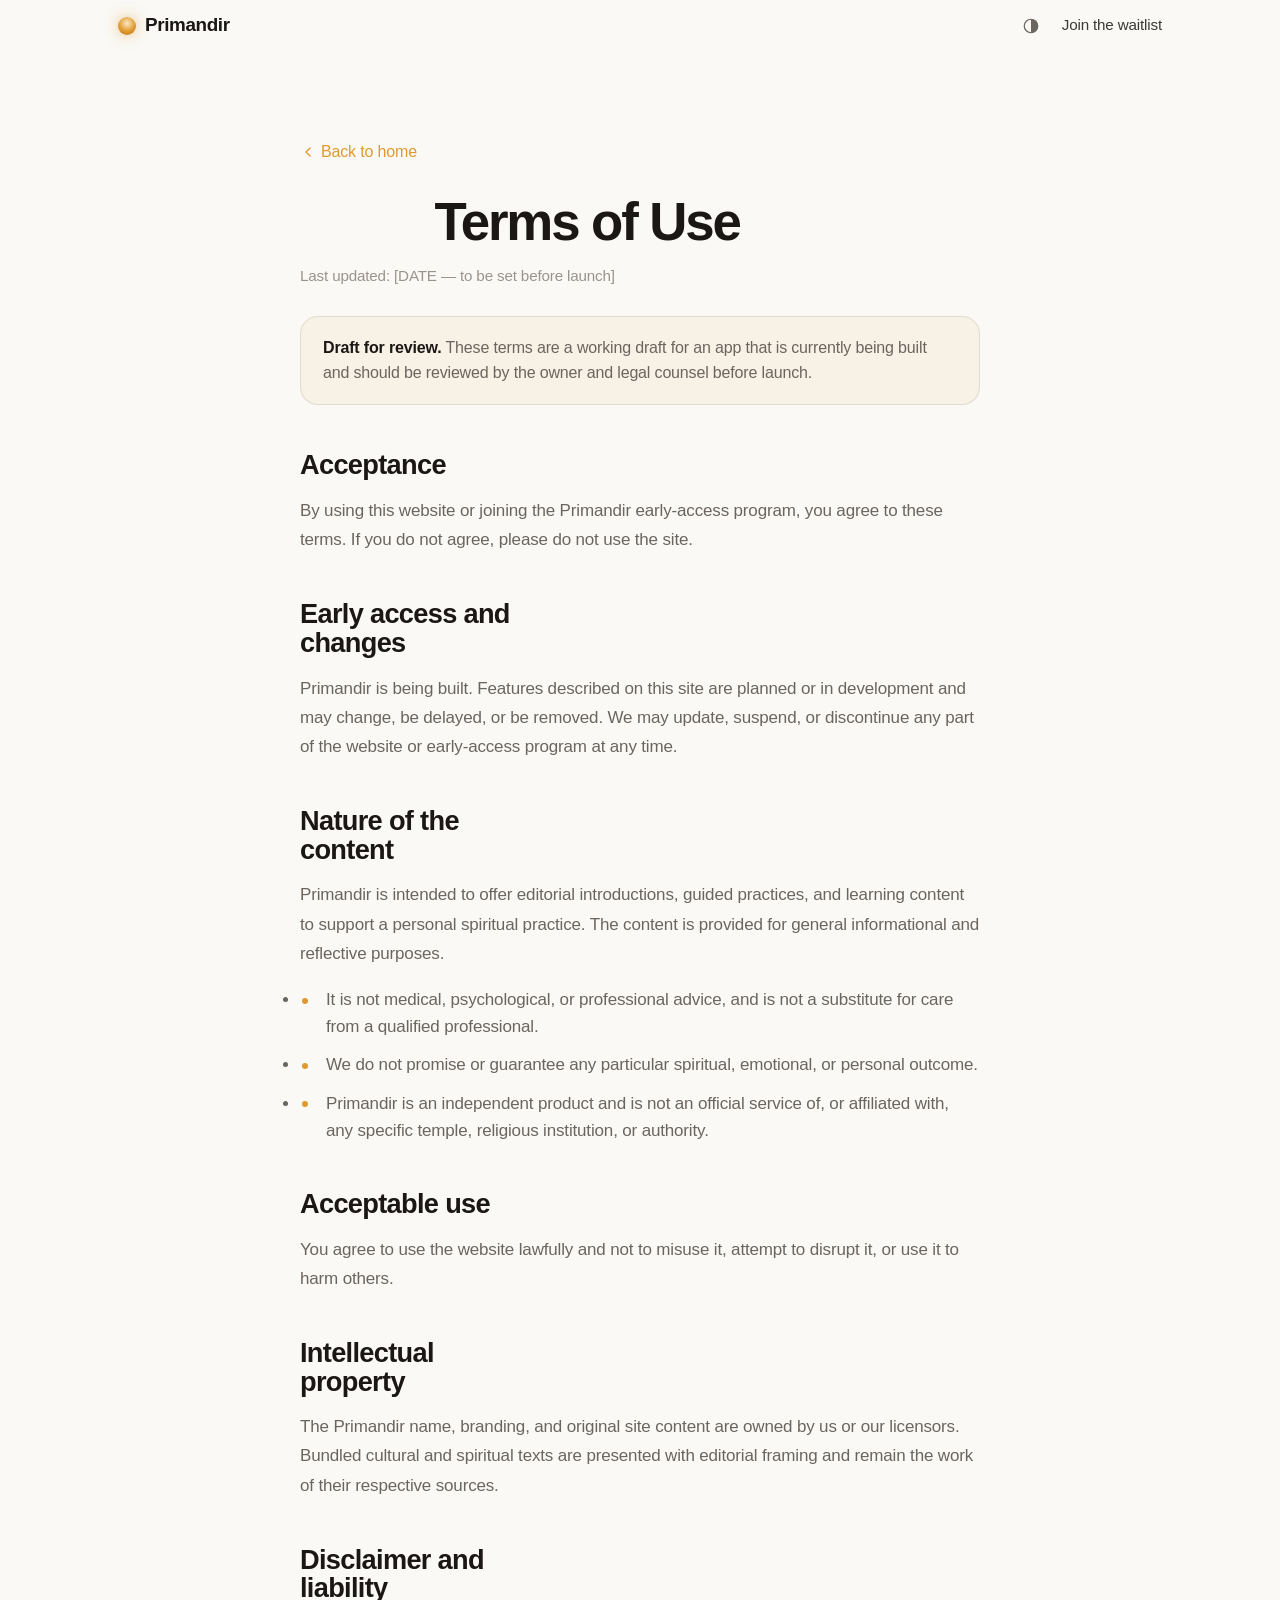
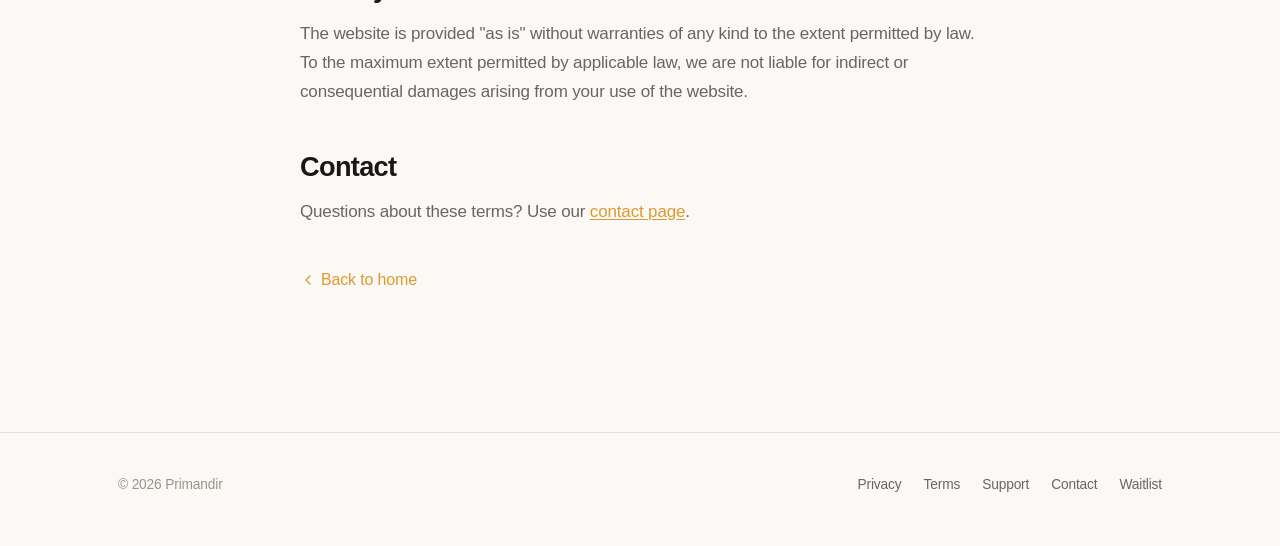
<file: terms.html>
<!DOCTYPE html>
<html lang="en">
<head>
<meta charset="UTF-8" />
<meta name="viewport" content="width=device-width, initial-scale=1" />
<title>Terms of Use | Primandir</title>
<meta name="description" content="Terms of use for the Primandir website and early-access program." />
<meta name="theme-color" content="#FAF9F6" />
<link rel="canonical" href="https://primandir.com/terms" />
<link rel="icon" href="/favicon.svg" type="image/svg+xml" />
<meta property="og:title" content="Terms of Use | Primandir" />
<meta property="og:description" content="Terms of use for the Primandir website and early-access program." />
<meta property="og:type" content="website" />
<meta property="og:url" content="https://primandir.com/terms" />
<meta property="og:image" content="https://primandir.com/og-image.png" />
<link rel="stylesheet" href="/styles.css" />
<script src="/theme.js"></script>
</head>
<body>
<a class="skip" href="#main">Skip to content</a>
<nav id="nav">
  <div class="wrap nav-in">
    <a class="word" href="/" aria-label="Primandir home"><span class="dot" aria-hidden="true"></span>Primandir</a>
    <a class="nav-cta" href="https://share-na2.hsforms.com/2gvDkJfGJRAiBXt5oMio0hQ42qy01" target="_blank" rel="noopener">Join the waitlist</a>
  </div>
</nav>

<main id="main" class="doc-main">
  <div class="wrap">
    <article class="doc">
      <a class="back" href="/"><svg viewBox="0 0 24 24" fill="none" aria-hidden="true"><path d="M15 6l-6 6 6 6" stroke="currentColor" stroke-width="2" stroke-linecap="round" stroke-linejoin="round"/></svg> Back to home</a>
      <h1>Terms of Use</h1>
      <p class="updated">Last updated: [DATE — to be set before launch]</p>

      <!-- LEGAL REVIEW NEEDED: Conservative draft. Owner / legal counsel should review before public launch. -->
      <p class="note"><strong>Draft for review.</strong> These terms are a working draft for an app that is currently being built and should be reviewed by the owner and legal counsel before launch.</p>

      <h2>Acceptance</h2>
      <p>By using this website or joining the Primandir early-access program, you agree to these terms. If you do not agree, please do not use the site.</p>

      <h2>Early access and changes</h2>
      <p>Primandir is being built. Features described on this site are planned or in development and may change, be delayed, or be removed. We may update, suspend, or discontinue any part of the website or early-access program at any time.</p>

      <h2>Nature of the content</h2>
      <p>Primandir is intended to offer editorial introductions, guided practices, and learning content to support a personal spiritual practice. The content is provided for general informational and reflective purposes.</p>
      <ul>
        <li>It is not medical, psychological, or professional advice, and is not a substitute for care from a qualified professional.</li>
        <li>We do not promise or guarantee any particular spiritual, emotional, or personal outcome.</li>
        <li>Primandir is an independent product and is not an official service of, or affiliated with, any specific temple, religious institution, or authority.</li>
      </ul>

      <h2>Acceptable use</h2>
      <p>You agree to use the website lawfully and not to misuse it, attempt to disrupt it, or use it to harm others.</p>

      <h2>Intellectual property</h2>
      <p>The Primandir name, branding, and original site content are owned by us or our licensors. Bundled cultural and spiritual texts are presented with editorial framing and remain the work of their respective sources.</p>

      <h2>Disclaimer and liability</h2>
      <p>The website is provided "as is" without warranties of any kind to the extent permitted by law. To the maximum extent permitted by applicable law, we are not liable for indirect or consequential damages arising from your use of the website.</p>

      <h2>Contact</h2>
      <p>Questions about these terms? Use our <a href="/contact">contact page</a>.</p>

      <p style="margin-top:40px"><a class="back" href="/"><svg viewBox="0 0 24 24" fill="none" aria-hidden="true"><path d="M15 6l-6 6 6 6" stroke="currentColor" stroke-width="2" stroke-linecap="round" stroke-linejoin="round"/></svg> Back to home</a></p>
    </article>
  </div>
</main>

<footer>
  <div class="wrap foot-in">
    <span>© 2026 Primandir</span>
    <nav class="foot-nav" aria-label="Footer">
      <a href="/privacy">Privacy</a>
      <a href="/terms">Terms</a>
      <a href="/support">Support</a>
      <a href="/contact">Contact</a>
      <a href="https://share-na2.hsforms.com/2gvDkJfGJRAiBXt5oMio0hQ42qy01" target="_blank" rel="noopener">Waitlist</a>
    </nav>
  </div>
</footer>
</body></html>
</file>
<file: styles.css>
/* Primandir — design system (Apple/Ive direction, shared across all pages) */
:root{
    --paper:#FAF9F6;
    --paper-2:#F1EFEA;
    --ink:#1A1714;
    --ink-2:#6B6560;
    --ink-3:#9A938C;
    --hair:rgba(26,23,20,0.10);
    --flame:#E0992E;
    --flame-soft:#F0C277;
    --dark:#0B0A09;
    --dark-2:#141210;
    --nav-bg:rgba(250,249,246,0.72);
    --shadow:rgba(26,23,20,0.22);
    --tile-cool:linear-gradient(160deg,#EDEBE6,#DCD8D0);
    --section-border:transparent;
    --invert-border:transparent;
    --screen-ink:#1A1714;
    --screen-mute:#9A938C;
    --font: "SF Pro Display","SF Pro Text",-apple-system,BlinkMacSystemFont,"Inter","Helvetica Neue",Helvetica,Arial,sans-serif;
    --ease:cubic-bezier(.16,1,.3,1);
    --maxw:1100px;
  }
  *{box-sizing:border-box;margin:0;padding:0}
  html{scroll-behavior:smooth;-webkit-text-size-adjust:100%}
  body{
    font-family:var(--font);background:var(--paper);color:var(--ink);
    line-height:1.5;-webkit-font-smoothing:antialiased;-moz-osx-font-smoothing:grayscale;
    letter-spacing:-0.01em;overflow-x:hidden;
  }
  a{color:inherit;text-decoration:none}
  .wrap{width:100%;max-width:var(--maxw);margin:0 auto;padding:0 28px}
  .skip{position:absolute;left:-999px;top:0;background:var(--ink);color:#fff;padding:12px 18px;border-radius:8px;z-index:200}
  .skip:focus{left:16px;top:16px}
  :focus-visible{outline:2px solid var(--flame);outline-offset:4px;border-radius:6px}

  /* link / cta */
  .link{display:inline-flex;align-items:center;gap:5px;color:var(--flame);font-size:1.0625rem;font-weight:500;letter-spacing:-0.01em;white-space:nowrap}
  .link svg{width:16px;height:16px;transition:transform .4s var(--ease)}
  .link:hover svg{transform:translateX(4px)}
  .pill{display:inline-flex;align-items:center;justify-content:center;gap:7px;
    background:var(--ink);color:var(--paper);font-size:1.0625rem;font-weight:500;letter-spacing:-0.01em;
    padding:.85rem 1.7rem;border-radius:980px;white-space:nowrap;flex:none;transition:transform .5s var(--ease),background .3s var(--ease)}
  .pill:hover{transform:scale(1.035)}
  .pill svg{width:16px;height:16px}
  .pill.invert{background:var(--paper);color:var(--ink);border-color:var(--invert-border)}
  .pill.amber{background:var(--flame);color:#1c1305}

  /* nav */
  #nav{position:fixed;top:0;left:0;right:0;z-index:100;height:52px;
    background:var(--nav-bg);backdrop-filter:saturate(180%) blur(20px);-webkit-backdrop-filter:saturate(180%) blur(20px);
    border-bottom:1px solid transparent;transition:border-color .4s var(--ease),background .4s var(--ease)}
  #nav.scrolled{border-color:var(--hair)}
  .nav-in{display:flex;align-items:center;gap:14px;height:100%}
  .nav-in>.word{margin-right:auto}
  .word{display:inline-flex;align-items:center;gap:9px;font-size:1.18rem;font-weight:600;letter-spacing:-0.02em}
  .word .dot{width:18px;height:18px;border-radius:50%;
    background:radial-gradient(circle at 50% 35%,#FBE9C6,var(--flame) 55%,#B9701A);
    box-shadow:0 0 14px rgba(224,153,46,.55)}
  .nav-cta{font-size:.95rem;font-weight:500;color:var(--ink);opacity:.85;transition:opacity .3s}
  .nav-cta:hover{opacity:1}

  /* reveal */
  .reveal{opacity:0;transform:translateY(28px);transition:opacity 1s var(--ease),transform 1s var(--ease)}
  .reveal.in{opacity:1;transform:none}
  .d1{transition-delay:.08s}.d2{transition-delay:.16s}.d3{transition-delay:.24s}.d4{transition-delay:.32s}

  /* HERO */
  .hero{padding:150px 0 0;text-align:center;position:relative}
  .eyebrow{font-size:.95rem;font-weight:500;color:var(--flame);letter-spacing:.02em;margin-bottom:22px}
  h1{font-size:clamp(3.1rem,9.2vw,7.2rem);font-weight:600;line-height:1.02;letter-spacing:-0.045em;max-width:14ch;margin:0 auto}
  .hero .sub{font-size:clamp(1.2rem,2.4vw,1.65rem);color:var(--ink-2);max-width:30ch;margin:28px auto 0;line-height:1.4;font-weight:400}
  .hero-cta{display:flex;gap:24px;align-items:center;justify-content:center;flex-wrap:wrap;margin-top:38px}

  /* device */
  .stage{position:relative;display:flex;justify-content:center;margin-top:62px;padding-bottom:30px}
  .stage::after{content:"";position:absolute;left:50%;bottom:8px;transform:translateX(-50%);
    width:min(420px,72vw);height:60px;border-radius:50%;
    background:radial-gradient(closest-side,var(--shadow),transparent);filter:blur(8px);z-index:0}
  .phone{position:relative;z-index:1;width:clamp(280px,30vw,348px);aspect-ratio:348/720;
    border-radius:58px;padding:11px;
    background:linear-gradient(150deg,#e9e4dc 0%,#cfc7bb 22%,#b6ac9e 50%,#d8d0c4 78%,#bcb2a4 100%);
    box-shadow:0 2px 4px rgba(26,23,20,.18),0 40px 80px -28px rgba(26,23,20,.42),inset 0 0 0 1px rgba(255,255,255,.3)}
  .scr{position:relative;height:100%;border-radius:48px;overflow:hidden;
    background:linear-gradient(180deg,#FFFFFF 0%,#FCFAF6 100%);display:flex;flex-direction:column;color:var(--screen-ink)}
  .island{position:absolute;top:13px;left:50%;transform:translateX(-50%);width:33%;height:26px;background:#0a0908;border-radius:16px;z-index:6}
  .sbar{display:flex;justify-content:space-between;align-items:center;padding:15px 24px 0;font-size:12px;font-weight:600;color:var(--ink)}
  .sbar .rt{display:flex;gap:5px;align-items:center}
  .body{padding:30px 22px 0;flex:1;display:flex;flex-direction:column}
  .greet{font-size:13px;color:var(--screen-mute);font-weight:500}
  .today{font-size:25px;font-weight:600;letter-spacing:-0.03em;margin-top:3px}
  .card{margin-top:18px;border-radius:24px;padding:20px;position:relative;overflow:hidden;
    background:linear-gradient(160deg,#1f1b16,#0c0a08);color:#F4ECDD;
    box-shadow:0 18px 30px -18px rgba(26,23,20,.6)}
  .card .flame-mini{position:absolute;right:18px;top:50%;transform:translateY(-50%);width:46px;height:46px;border-radius:50%;
    background:radial-gradient(circle at 50% 38%,#FFF1D6,var(--flame) 52%,transparent 72%);filter:blur(.3px);opacity:.95}
  .card .k{font-size:10px;letter-spacing:.14em;text-transform:uppercase;color:var(--flame-soft);font-weight:600}
  .card .t{font-size:18px;font-weight:600;letter-spacing:-0.02em;margin-top:7px;max-width:14ch;line-height:1.2}
  .card .m{font-size:11px;color:rgba(244,236,221,.7);margin-top:12px}
  .rows{margin-top:18px;display:flex;flex-direction:column;gap:2px}
  .row{display:flex;align-items:center;gap:13px;padding:13px 4px;border-bottom:1px solid rgba(26,23,20,.07)}
  .row:last-child{border-bottom:none}
  .row .ic{width:30px;height:30px;border-radius:9px;background:#F3F0EA;display:grid;place-items:center;color:var(--screen-ink);flex:none}
  .row .lab{font-size:14px;font-weight:500;letter-spacing:-0.01em}
  .row .ar{margin-left:auto;color:var(--screen-mute)}
  .tabs{margin-top:auto;display:flex;justify-content:space-around;padding:12px 0 20px;border-top:1px solid rgba(26,23,20,.07)}
  .tabs .tb{display:flex;flex-direction:column;align-items:center;gap:3px;font-size:9px;color:var(--screen-mute);font-weight:500}
  .tabs .tb.on{color:var(--flame)}

  /* section scaffolding */
  section{position:relative}
  .chapter{padding:clamp(110px,16vh,200px) 0;text-align:center}
  .kick{font-size:.92rem;font-weight:600;letter-spacing:.02em;color:var(--ink-3);margin-bottom:20px}
  h2{font-size:clamp(2.3rem,6vw,4.4rem);font-weight:600;line-height:1.05;letter-spacing:-0.04em;max-width:16ch;margin:0 auto}
  h2 .soft{color:var(--ink-3)}
  .chapter .say{font-size:clamp(1.15rem,2.2vw,1.5rem);color:var(--ink-2);max-width:34ch;margin:26px auto 0;line-height:1.45;font-weight:400}

  /* dark flame chapter */
  .dark{background:var(--dark);color:#F4ECDD;text-align:center;overflow:hidden;border-top:1px solid var(--section-border);border-bottom:1px solid var(--section-border)}
  .dark h2{color:#F7F1E6}
  .dark .say{color:rgba(244,236,221,.62)}
  .dark .kick{color:var(--flame)}
  .flame-stage{position:relative;height:clamp(280px,40vh,420px);display:grid;place-items:center;margin-bottom:18px}
  .halo{position:absolute;width:560px;height:560px;border-radius:50%;
    background:radial-gradient(circle,rgba(224,153,46,.30) 0%,rgba(224,153,46,.10) 32%,transparent 62%);
    filter:blur(6px);animation:breathe 6s var(--ease) infinite}
  .flame{position:relative;width:120px;height:170px;display:grid;place-items:end center}
  .flame .fl{position:absolute;bottom:34px;width:46px;height:90px;border-radius:50% 50% 50% 50%/60% 60% 40% 40%;
    background:radial-gradient(circle at 50% 75%,#FFFFFF 0%,#FFE7B0 22%,var(--flame) 55%,#C2540F 86%);
    transform-origin:50% 100%;animation:flick 3.2s ease-in-out infinite;filter:blur(.4px);
    box-shadow:0 0 40px 8px rgba(224,153,46,.55)}
  .flame .core{position:absolute;bottom:38px;width:18px;height:48px;border-radius:50%;background:radial-gradient(circle at 50% 70%,#fff,#FFEFC8 60%,transparent);opacity:.9}
  .flame .diya{position:absolute;bottom:0;width:118px;height:42px}
  @keyframes flick{0%,100%{transform:scaleY(1) scaleX(1) translateX(0)}25%{transform:scaleY(1.06) scaleX(.97) translateX(-1px)}50%{transform:scaleY(.96) scaleX(1.02) translateX(1px)}75%{transform:scaleY(1.04) scaleX(.98) translateX(0)}}
  @keyframes breathe{0%,100%{opacity:.85;transform:scale(1)}50%{opacity:1;transform:scale(1.06)}}

  /* split feature row */
  .feature{display:grid;grid-template-columns:1fr 1fr;gap:clamp(2rem,6vw,6rem);align-items:center;padding:clamp(90px,12vh,150px) 0;text-align:left}
  .feature.flip .ftxt{order:2}
  .feature h3{font-size:clamp(1.9rem,4vw,3rem);font-weight:600;letter-spacing:-0.035em;line-height:1.08}
  .feature h3 .soft{color:var(--ink-3)}
  .feature p{font-size:clamp(1.05rem,1.6vw,1.2rem);color:var(--ink-2);margin-top:18px;max-width:34ch;line-height:1.5}
  .fvis{aspect-ratio:1/1;border-radius:32px;display:grid;place-items:center;position:relative;overflow:hidden;
    background:linear-gradient(160deg,var(--paper-2),#E7E3DB)}
  .fvis.warm{background:radial-gradient(120% 100% at 30% 20%,#FBEAC8,#F1D49A 60%,#E7B86A)}
  .fvis.cool{background:var(--tile-cool);color:var(--ink)}
  .fvis.night{background:radial-gradient(120% 100% at 70% 25%,#211c16,#0c0a08)}
  .scene{width:84%;height:auto;max-height:80%}

  /* big quote */
  .belief{padding:clamp(120px,18vh,220px) 0;text-align:center}
  .belief p{font-size:clamp(1.9rem,4.6vw,3.4rem);font-weight:600;letter-spacing:-0.035em;line-height:1.18;max-width:18ch;margin:0 auto}
  .belief .soft{color:var(--ink-3)}

  /* closing */
  .close{text-align:center;padding:clamp(110px,16vh,190px) 0}
  .close h2{margin-bottom:30px}
  .close .row2{display:flex;gap:22px;justify-content:center;align-items:center;flex-wrap:wrap}
  .fineprint{font-size:.95rem;color:var(--ink-3);margin-top:26px}

  /* footer */
  footer{border-top:1px solid var(--hair);padding:42px 0 50px;color:var(--ink-3);font-size:.86rem}
  .foot-in{display:flex;flex-wrap:wrap;gap:14px 26px;justify-content:space-between;align-items:center}
  .foot-nav{display:flex;flex-wrap:wrap;gap:22px}
  .foot-nav a{color:var(--ink-2);font-weight:500;transition:color .3s}
  .foot-nav a:hover{color:var(--ink)}

  @media(max-width:820px){
    .feature,.feature.flip .ftxt{grid-template-columns:1fr;order:0}
    .feature .fvis{order:-1}
    .hero{padding:120px 0 0}
  }
  @media(prefers-reduced-motion:reduce){
    *{animation:none!important}
    .reveal{opacity:1;transform:none;transition:none}
    html{scroll-behavior:auto}
  }

  /* ---------- legal / content pages ---------- */
  .doc-main{padding:140px 0 clamp(80px,12vh,130px)}
  .doc{max-width:680px;margin:0 auto}
  .doc .back{display:inline-flex;align-items:center;gap:5px;color:var(--flame);font-size:1rem;font-weight:500;margin-bottom:30px}
  .doc .back svg{width:16px;height:16px;transition:transform .4s var(--ease)}
  .doc .back:hover svg{transform:translateX(-4px)}
  .doc h1{font-size:clamp(2.3rem,5vw,3.3rem);font-weight:600;letter-spacing:-0.04em;line-height:1.05}
  .doc .updated{color:var(--ink-3);font-size:.95rem;margin-top:14px}
  .doc h2{font-size:clamp(1.35rem,2.4vw,1.7rem);font-weight:600;letter-spacing:-0.025em;margin:46px 0 0}
  .doc p{color:var(--ink-2);font-size:1.0625rem;line-height:1.72;margin-top:16px}
  .doc ul{margin:18px 0 0;display:flex;flex-direction:column;gap:11px}
  .doc li{position:relative;padding-left:26px;color:var(--ink-2);font-size:1.0625rem;line-height:1.6}
  .doc li::before{content:"";position:absolute;left:2px;top:.68em;width:6px;height:6px;border-radius:50%;background:var(--flame)}
  .doc a:not(.back){color:var(--flame);text-decoration:underline;text-underline-offset:2px}
  .doc a:not(.back):hover{opacity:.8}
  .doc .note{background:rgba(224,153,46,.08);border:1px solid var(--hair);border-radius:18px;padding:18px 22px;margin-top:26px;color:var(--ink-2);font-size:1rem;line-height:1.62}
  .doc .note strong{color:var(--ink);font-weight:600}


  /* ---------- theme toggle ---------- */
  .theme-toggle{display:inline-grid;place-items:center;width:34px;height:34px;border-radius:50%;border:none;background:transparent;color:var(--ink-2);cursor:pointer;padding:0;transition:color .3s var(--ease),background .3s var(--ease)}
  .theme-toggle:hover{color:var(--ink);background:var(--paper-2)}
  .theme-toggle svg{width:18px;height:18px}

  /* ---------- dark mode ---------- */
  :root[data-theme="dark"]{
    --paper:#0C0B0A;--paper-2:#1A1714;--ink:#F4EFE8;--ink-2:#A89F96;--ink-3:#736B63;
    --hair:rgba(244,239,232,0.12);--flame:#E8A641;--flame-soft:#F0C277;
    --dark:#16120E;--nav-bg:rgba(12,11,10,0.72);--shadow:rgba(232,166,65,0.16);
    --tile-cool:linear-gradient(160deg,#211D18,#15110D);
    --section-border:rgba(244,239,232,0.10);--invert-border:rgba(244,239,232,0.18);
  }
  @media (prefers-color-scheme: dark){
    :root:not([data-theme="light"]){
    --paper:#0C0B0A;--paper-2:#1A1714;--ink:#F4EFE8;--ink-2:#A89F96;--ink-3:#736B63;
    --hair:rgba(244,239,232,0.12);--flame:#E8A641;--flame-soft:#F0C277;
    --dark:#16120E;--nav-bg:rgba(12,11,10,0.72);--shadow:rgba(232,166,65,0.16);
    --tile-cool:linear-gradient(160deg,#211D18,#15110D);
    --section-border:rgba(244,239,232,0.10);--invert-border:rgba(244,239,232,0.18);
    }
  }
</file>
